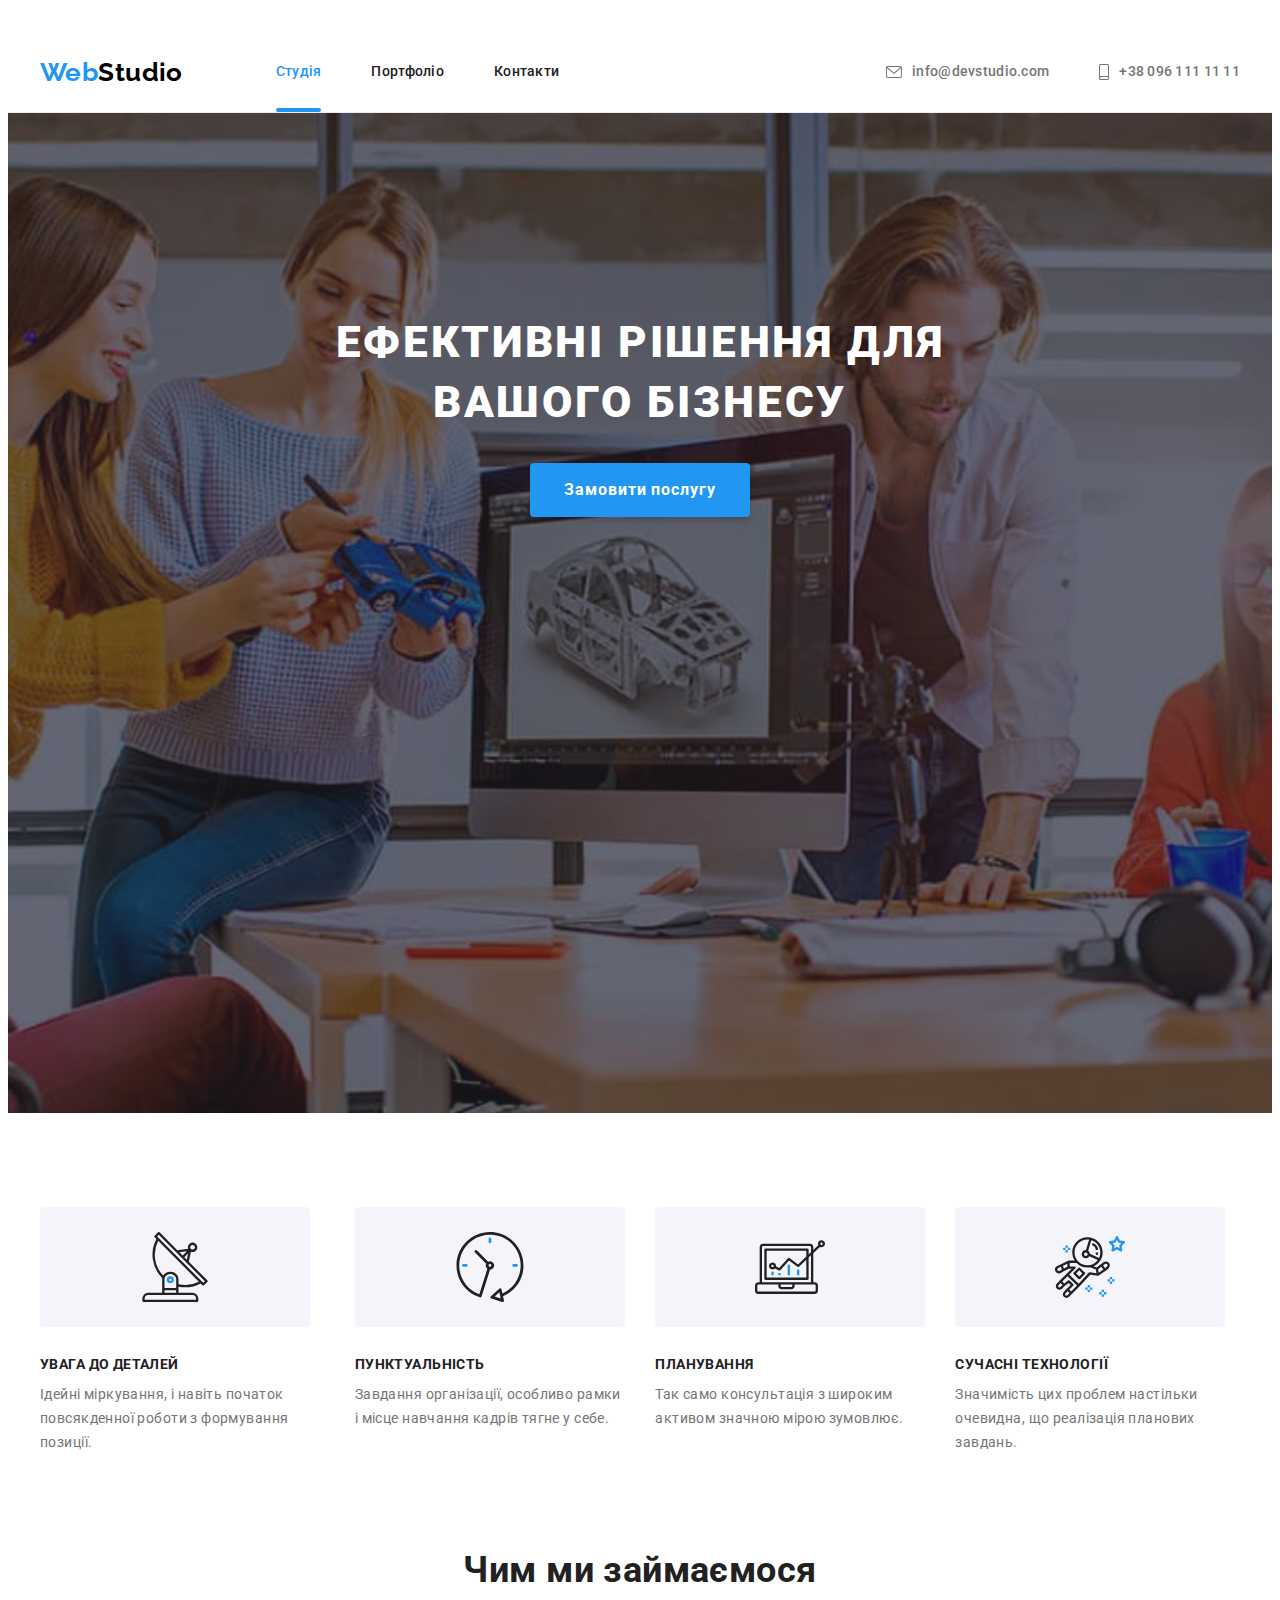
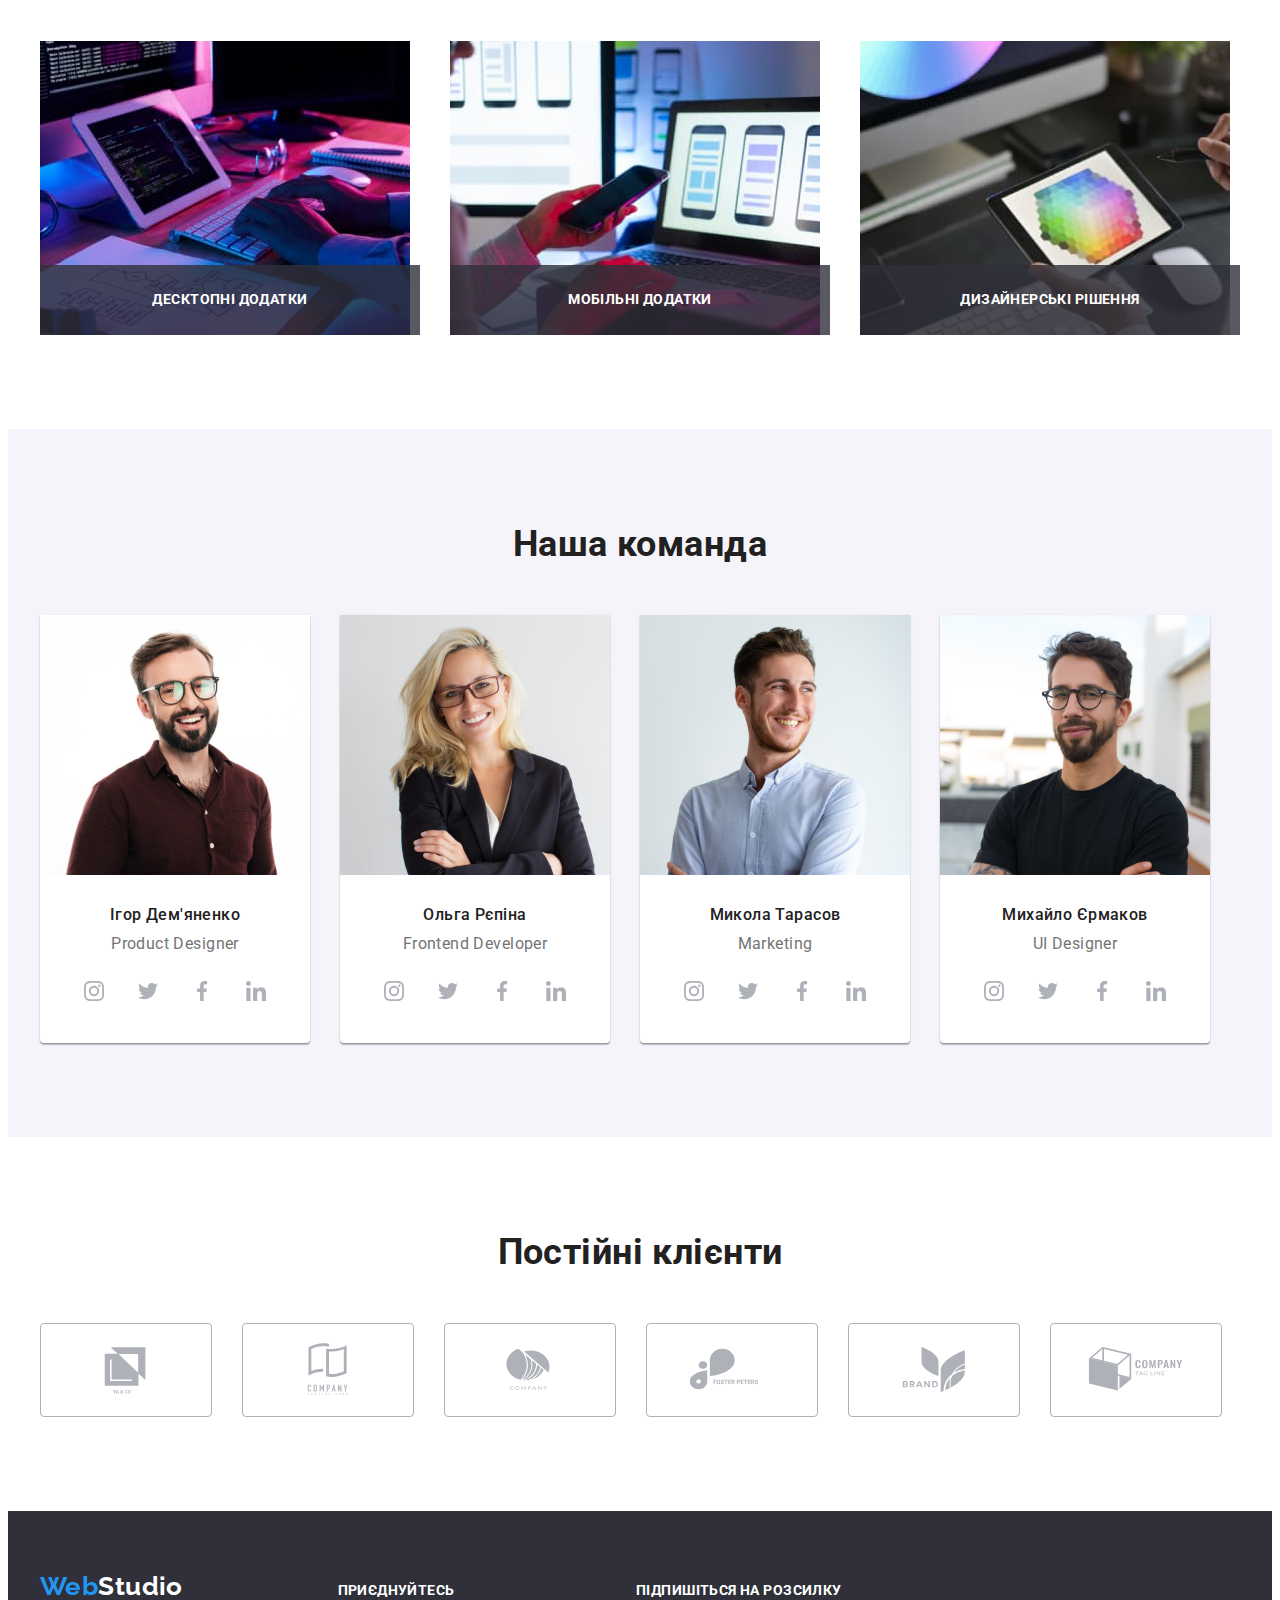
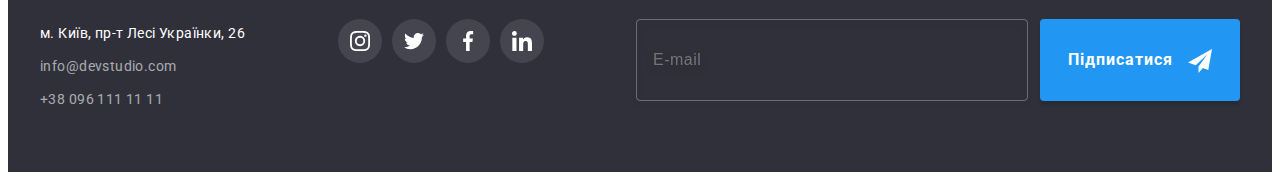
<file: index.html>
<!DOCTYPE html>
<html lang="uk">
  <head>
    <meta charset="UTF-8" />
    <meta http-equiv="X-UA-Compatible" content="IE=edge" />
    <meta name="viewport" content="width=device-width, initial-scale=1.0" />
    <title>Web Studio</title>
    <link rel="preconnect" href="https://fonts.googleapis.com" />
    <link rel="preconnect" href="https://fonts.gstatic.com" crossorigin />
    <link
      href="https://fonts.googleapis.com/css2?family=Raleway:wght@700&family=Roboto:wght@400;500;700;900&display=swap"
      rel="stylesheet"
    />
    <link
      rel="stylesheet"
      href="https://cdnjs.cloudflare.com/ajax/libs/modern-normalize/1.1.0/modern-normalize.min.css"
      integrity="sha512-wpPYUAdjBVSE4KJnH1VR1HeZfpl1ub8YT/NKx4PuQ5NmX2tKuGu6U/JRp5y+Y8XG2tV+wKQpNHVUX03MfMFn9Q=="
      crossorigin="anonymous"
      referrerpolicy="no-referrer"
    />
    <link rel="stylesheet" href="./css/styles.css" />
  </head>
  <body>
    <header class="page-header">
      <div class="container header-container">
        <nav class="nav-header">
          <a class="logo logo-first" lang="en" href="./index.html"
            >Web<span class="logo-header">Studio</span></a
          >
          <ul class="list nav-list">
            <li>
              <a class="nav-link link-current" href="./index.html">Студія</a>
            </li>
            <li>
              <a class="nav-link" href="./portfolio.html">Портфоліо</a>
            </li>
            <li>
              <a class="nav-link" href="#">Контакти</a>
            </li>
          </ul>
        </nav>
        <div class="contact-box">
          <ul class="list contact-list">
            <li>
              <a class="contact-link" href="mailto:info@devstudio.com">
                <svg class="mail-icon" width="16" height="12">
                  <use href="./images/icons.svg#envelope"></use></svg
                >info@devstudio.com
              </a>
            </li>
            <li>
              <a class="contact-link" href="tel:+380961111111">
                <svg class="phone-icon" width="10" height="16">
                  <use href="./images/icons.svg#smartphone"></use></svg
                >+38 096 111 11 11</a
              >
            </li>
          </ul>
        </div>
      </div>
    </header>
    <main>
      <section class="main-section section">
        <div class="container">
          <h1 class="main-title">Ефективні рішення для вашого бізнесу</h1>
          <button class="button" type="button" data-modal-open>Замовити послугу</button>
        </div>
      </section>
      <section class="section">
        <div class="container">
          <h2 class="visually-hidden">Наші переваги</h2>
          <ul class="list benefits-list">
            <li class="benefits-item">
              <div class="benefits-box">
                <svg class="benefits-icons" width="70" height="70">
                  <use href="./images/icons.svg#antenna"></use>
                </svg>
              </div>
              <h3 class="content-titles">Увага до деталей</h3>
              <p class="text">
                Ідейні міркування, і навіть початок повсякденної роботи з формування позиції.
              </p>
            </li>
            <li class="benefits-item">
              <div class="benefits-box">
                <svg class="benefits-icons" width="70" height="70">
                  <use href="./images/icons.svg#clock"></use>
                </svg>
              </div>
              <h3 class="content-titles">Пунктуальність</h3>
              <p class="text">
                Завдання організації, особливо рамки і місце навчання кадрів тягне у себе.
              </p>
            </li>
            <li class="benefits-item">
              <div class="benefits-box">
                <svg class="benefits-icons" width="70" height="70">
                  <use href="./images/icons.svg#diagram"></use>
                </svg>
              </div>
              <h3 class="content-titles">Планування</h3>
              <p class="text">Так само консультація з широким активом значною мірою зумовлює.</p>
            </li>
            <li class="benefits-item">
              <div class="benefits-box">
                <svg class="benefits-icons" width="70" height="70">
                  <use href="./images/icons.svg#astronaut"></use>
                </svg>
              </div>
              <h3 class="content-titles">Сучасні технології</h3>
              <p class="text">
                Значимість цих проблем настільки очевидна, що реалізація планових завдань.
              </p>
            </li>
          </ul>
        </div>
      </section>
      <section class="section work-section">
        <div class="container">
          <h2 class="section-title">Чим ми займаємося</h2>
          <ul class="list work-list">
            <li class="work-item">
              <img
                class="work-image"
                src="./images/box1.jpg"
                alt="Людина працює за комп'ютером"
                width="370"
              />
              <p class="work-thumb">Десктопні додатки</p>
            </li>
            <li class="work-item">
              <img
                class="work-image"
                src="./images/box2.jpg"
                alt="Людина переглядає інформацію на ноутбуці з телефоном"
                width="370"
              />
              <p class="work-thumb">Мобільні додатки</p>
            </li>
            <li class="work-item">
              <img
                class="work-image"
                src="./images/box3.jpg"
                alt="Людина працює на планшеті"
                width="370"
              />
              <p class="work-thumb">Дизайнерські рішення</p>
            </li>
          </ul>
        </div>
      </section>
      <section class="section-team section">
        <div class="container">
          <h2 class="section-title">Наша команда</h2>
          <ul class="list team-list">
            <li class="team-item">
              <img
                class="team-img"
                src="./images/img1.jpg"
                alt="Усміхнений хлопець в окулярах"
                width="270"
              />
              <div class="staff-box">
                <h3 class="staff-title">Ігор Дем'яненко</h3>
                <p class="staff-position" lang="en">Product Designer</p>
                <ul class="team-social-list list">
                  <li class="team-social-item">
                    <a
                      target="_blank"
                      rel="noopener noreferrer nofollow"
                      href=""
                      class="team-social-link link"
                    >
                      <svg width="20" height="20">
                        <use href="./images/icons.svg#instagram"></use>
                      </svg>
                    </a>
                  </li>
                  <li class="team-social-item">
                    <a
                      target="_blank"
                      rel="noopener noreferrer nofollow"
                      href=""
                      class="team-social-link link"
                    >
                      <svg width="20" height="20">
                        <use href="./images/icons.svg#twitter"></use>
                      </svg>
                    </a>
                  </li>
                  <li class="team-social-item">
                    <a
                      target="_blank"
                      rel="noopener noreferrer nofollow"
                      href=""
                      class="team-social-link link"
                    >
                      <svg width="20" height="20">
                        <use href="./images/icons.svg#facebook"></use>
                      </svg>
                    </a>
                  </li>
                  <li class="team-social-item">
                    <a
                      target="_blank"
                      rel="noopener noreferrer nofollow"
                      href=""
                      class="team-social-link link"
                    >
                      <svg width="20" height="20">
                        <use href="./images/icons.svg#linkedin"></use>
                      </svg>
                    </a>
                  </li>
                </ul>
              </div>
            </li>
            <li class="team-item">
              <img
                class="team-img"
                src="./images/img2.jpg"
                alt="Усміхнена дівчина в окулярах"
                width="270"
              />
              <div class="staff-box">
                <h3 class="staff-title">Ольга Рєпіна</h3>
                <p class="staff-position" lang="en">Frontend Developer</p>
                <ul class="team-social-list list">
                  <li class="team-social-item">
                    <a
                      target="_blank"
                      rel="noopener noreferrer nofollow"
                      href=""
                      class="team-social-link link"
                    >
                      <svg width="20" height="20">
                        <use href="./images/icons.svg#instagram"></use>
                      </svg>
                    </a>
                  </li>
                  <li class="team-social-item">
                    <a
                      target="_blank"
                      rel="noopener noreferrer nofollow"
                      href=""
                      class="team-social-link link"
                    >
                      <svg width="20" height="20">
                        <use href="./images/icons.svg#twitter"></use>
                      </svg>
                    </a>
                  </li>
                  <li class="team-social-item">
                    <a
                      target="_blank"
                      rel="noopener noreferrer nofollow"
                      href=""
                      class="team-social-link link"
                    >
                      <svg width="20" height="20">
                        <use href="./images/icons.svg#facebook"></use>
                      </svg>
                    </a>
                  </li>
                  <li class="team-social-item">
                    <a
                      target="_blank"
                      rel="noopener noreferrer nofollow"
                      href=""
                      class="team-social-link link"
                    >
                      <svg width="20" height="20">
                        <use href="./images/icons.svg#linkedin"></use>
                      </svg>
                    </a>
                  </li>
                </ul>
              </div>
            </li>
            <li class="team-item">
              <img
                class="team-img"
                src="./images/img3.jpg"
                alt="Усміхнений хлопець дивиться в сторону"
                width="270"
              />
              <div class="staff-box">
                <h3 class="staff-title">Микола Тарасов</h3>
                <p class="staff-position" lang="en">Marketing</p>
                <ul class="team-social-list list">
                  <li class="team-social-item">
                    <a
                      target="_blank"
                      rel="noopener noreferrer nofollow"
                      href=""
                      class="team-social-link link"
                    >
                      <svg width="20" height="20">
                        <use href="./images/icons.svg#instagram"></use>
                      </svg>
                    </a>
                  </li>
                  <li class="team-social-item">
                    <a
                      target="_blank"
                      rel="noopener noreferrer nofollow"
                      href=""
                      class="team-social-link link"
                    >
                      <svg width="20" height="20">
                        <use href="./images/icons.svg#twitter"></use>
                      </svg>
                    </a>
                  </li>
                  <li class="team-social-item">
                    <a
                      target="_blank"
                      rel="noopener noreferrer nofollow"
                      href=""
                      class="team-social-link link"
                    >
                      <svg width="20" height="20">
                        <use href="./images/icons.svg#facebook"></use>
                      </svg>
                    </a>
                  </li>
                  <li class="team-social-item">
                    <a
                      target="_blank"
                      rel="noopener noreferrer nofollow"
                      href=""
                      class="team-social-link link"
                    >
                      <svg width="20" height="20">
                        <use href="./images/icons.svg#linkedin"></use>
                      </svg>
                    </a>
                  </li>
                </ul>
              </div>
            </li>
            <li class="team-item">
              <img
                class="team-img"
                src="./images/img4.jpg"
                alt="Хлопець в окулярах посміхається"
                width="270"
              />
              <div class="staff-box">
                <h3 class="staff-title">Михайло Єрмаков</h3>
                <p class="staff-position" lang="en">UI Designer</p>
                <ul class="team-social-list list">
                  <li class="team-social-item">
                    <a
                      target="_blank"
                      rel="noopener noreferrer nofollow"
                      href=""
                      class="team-social-link link"
                    >
                      <svg width="20" height="20">
                        <use href="./images/icons.svg#instagram"></use>
                      </svg>
                    </a>
                  </li>
                  <li class="team-social-item">
                    <a
                      target="_blank"
                      rel="noopener noreferrer nofollow"
                      href=""
                      class="team-social-link link"
                    >
                      <svg width="20" height="20">
                        <use href="./images/icons.svg#twitter"></use>
                      </svg>
                    </a>
                  </li>
                  <li class="team-social-item">
                    <a
                      target="_blank"
                      rel="noopener noreferrer nofollow"
                      href=""
                      class="team-social-link link"
                    >
                      <svg width="20" height="20">
                        <use href="./images/icons.svg#facebook"></use>
                      </svg>
                    </a>
                  </li>
                  <li class="team-social-item">
                    <a
                      target="_blank"
                      rel="noopener noreferrer nofollow"
                      href=""
                      class="team-social-link link"
                    >
                      <svg width="20" height="20">
                        <use href="./images/icons.svg#linkedin"></use>
                      </svg>
                    </a>
                  </li>
                </ul>
              </div>
            </li>
          </ul>
        </div>
      </section>
      <section class="clients-section section">
        <div class="container">
          <h2 class="section-title">Постійні клієнти</h2>
          <ul class="clients-list list">
            <li class="clients-item">
              <a
                class="clients-link link"
                target="_blank"
                rel="noopener noreferrer nofollow"
                href=""
              >
                <svg width="106" height="60">
                  <use href="./images/icons.svg#client1"></use>
                </svg>
              </a>
            </li>
            <li class="clients-item">
              <a
                class="clients-link link"
                target="_blank"
                rel="noopener noreferrer nofollow"
                href=""
              >
                <svg width="106" height="60">
                  <use href="./images/icons.svg#client2"></use>
                </svg>
              </a>
            </li>
            <li class="clients-item">
              <a
                class="clients-link link"
                target="_blank"
                rel="noopener noreferrer nofollow"
                href=""
              >
                <svg width="106" height="60">
                  <use href="./images/icons.svg#client3"></use>
                </svg>
              </a>
            </li>
            <li class="clients-item">
              <a
                class="clients-link link"
                target="_blank"
                rel="noopener noreferrer nofollow"
                href=""
              >
                <svg width="106" height="60">
                  <use href="./images/icons.svg#client4"></use>
                </svg>
              </a>
            </li>
            <li class="clients-item">
              <a
                class="clients-link link"
                target="_blank"
                rel="noopener noreferrer nofollow"
                href=""
              >
                <svg width="106" height="60">
                  <use href="./images/icons.svg#client5"></use>
                </svg>
              </a>
            </li>
            <li class="clients-item">
              <a
                class="clients-link link"
                target="_blank"
                rel="noopener noreferrer nofollow"
                href=""
              >
                <svg class="icon" width="106" height="60">
                  <use href="./images/icons.svg#client6"></use>
                </svg>
              </a>
            </li>
          </ul>
        </div>
      </section>
    </main>
    <footer class="footer">
      <div class="container footer-container">
        <div class="footer-box">
          <a class="logo logo-second" lang="en" href="./index.html"
            >Web<span class="logo-footer">Studio</span></a
          >
          <address>
            <ul class="list">
              <li class="address-item">
                <a
                  class="footer-address link"
                  href="https://goo.gl/maps/CPtrU1FHBa2aNyZL9"
                  target="_blank"
                  rel="noopener noreferrer nofollow"
                  >м. Київ, пр-т Лесі Українки, 26</a
                >
              </li>
              <li class="address-item">
                <a class="footer-link link" href="mailto:info@devstudio.com">info@devstudio.com</a>
              </li>
              <li class="address-item">
                <a class="footer-link link" href="tel:+380961111111">+38 096 111 11 11</a>
              </li>
            </ul>
          </address>
        </div>
        <div class="join">
          <p class="subscribe-title">Приєднуйтесь</p>
          <ul class="join-list list">
            <li class="join-item">
              <a class="join-link link" href=""
                ><svg width="20" height="20">
                  <use href="./images/icons.svg#instagram"></use>
                </svg>
              </a>
            </li>
            <li class="join-item">
              <a class="join-link link" href=""
                ><svg width="20" height="20">
                  <use href="./images/icons.svg#twitter"></use>
                </svg>
              </a>
            </li>
            <li class="join-item">
              <a class="join-link link" href=""
                ><svg width="20" height="20">
                  <use href="./images/icons.svg#facebook"></use>
                </svg>
              </a>
            </li>
            <li class="join-item">
              <a class="join-link link" href=""
                ><svg width="20" height="20">
                  <use href="./images/icons.svg#linkedin"></use>
                </svg>
              </a>
            </li>
          </ul>
        </div>
        <div class="subscribe">
          <p class="subscribe-title">Підпишіться на розсилку</p>
          <form class="subscribe-form">
            <input class="subscribe-input" type="email" name="e-mail" placeholder="E-mail" />
            <button type="submit" class="subscribe-button">
              Підписатися
              <svg width="24" height="24" class="subscribe-icon">
                <use href="./images/icons.svg#icon-send"></use>
              </svg>
            </button>
          </form>
        </div>
      </div>
    </footer>
    <!-- Модальне вікно -->
    <div class="backdrop is-hidden" data-modal>
      <div class="modal">
        <button type="button" class="modal-close" data-modal-close>
          <svg class="modal-close-icon" width="18" height="18">
            <use href="./images/icons.svg#close-black"></use>
          </svg>
        </button>
        <p class="modal-title">Залиште свої дані, ми вам передзвонимо</p>
        <form>
          <div class="input-field">
            <label for="user-name" class="modal-label">Ім'я</label>
            <div class="input-wrap">
              <input type="text" name="user-name" required class="modal-input" id="user-name" />
              <svg width="18" height="18" class="modal-icon">
                <use href="./images/icons.svg#person-black"></use>
              </svg>
            </div>
          </div>
          <div class="input-field">
            <label for="user-phone" class="modal-label">Телефон</label>
            <div class="input-wrap">
              <input type="tel" name="user-phone" required id="user-phone" class="modal-input" />
              <svg width="18" height="18" class="modal-icon">
                <use href="./images/icons.svg#phone-black"></use>
              </svg>
            </div>
          </div>
          <div class="input-field">
            <label for="user-email" class="modal-label">Пошта</label>
            <div class="input-wrap">
              <input type="email" name="user-email" required id="user-email" class="modal-input" />
              <svg width="18" height="18" class="modal-icon">
                <use href="./images/icons.svg#email-black"></use>
              </svg>
            </div>
          </div>
          <div class="comment-field">
            <label for="user-comment" class="modal-label">Коментар</label>
            <textarea
              class="modal-text"
              name="user-comment"
              id="user-comment"
              placeholder="Введіть текст"
            ></textarea>
          </div>
          <div class="policy-field">
            <input
              type="checkbox"
              name="checkbox"
              id="policy"
              class="policy-input visually-hidden"
            />
            <label for="policy" class="policy-label">
              <svg width="16" height="15" class="policy-icon">
                <use href="./images/icons.svg#icon-check"></use>
              </svg>
              Погоджуюся з розсилкою та приймаю
              <a class="policy-link" href="">Умови договору</a></label
            >
          </div>
          <button type="submit" class="button modal-button">Відправити</button>
        </form>
      </div>
    </div>
    <script src="./js/modal.js"></script>
  </body>
</html>
</file>
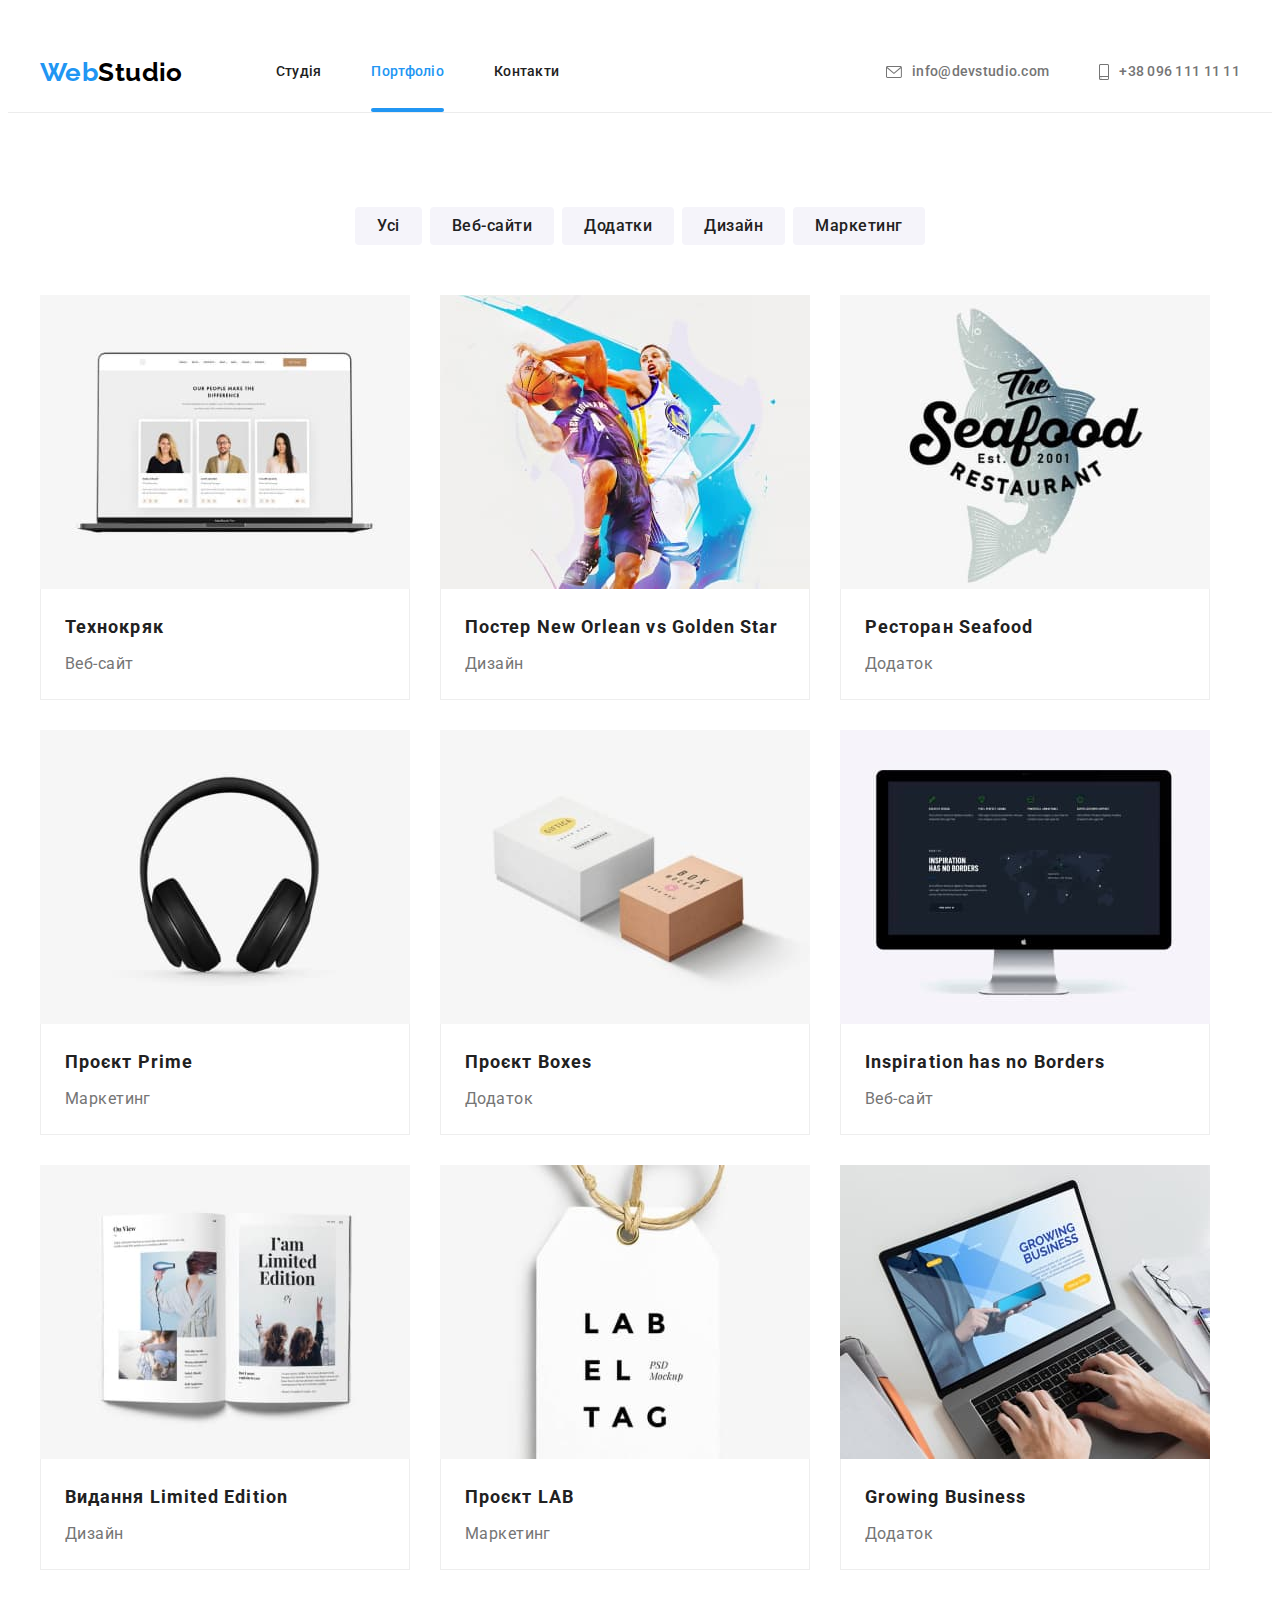
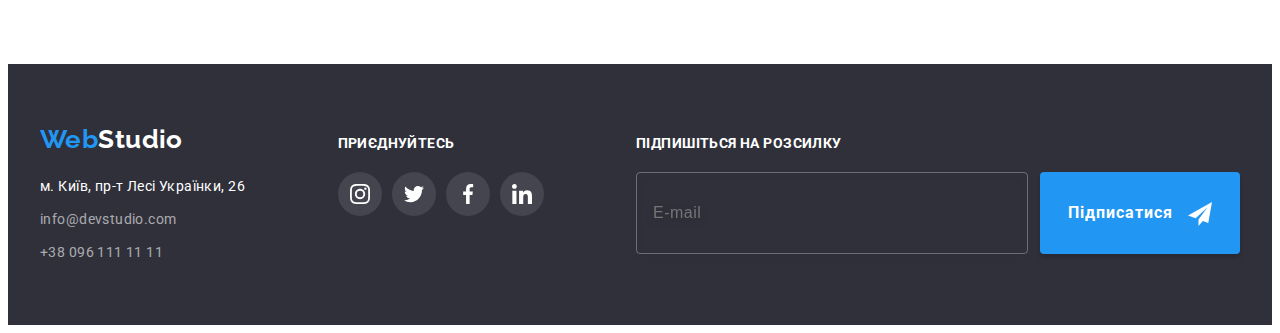
<file: portfolio.html>
<!DOCTYPE html>
<html lang="uk">
  <head>
    <meta charset="UTF-8" />
    <meta http-equiv="X-UA-Compatible" content="IE=edge" />
    <meta name="viewport" content="width=device-width, initial-scale=1.0" />
    <title>Portfolio</title>
    <link rel="preconnect" href="https://fonts.googleapis.com" />
    <link rel="preconnect" href="https://fonts.gstatic.com" crossorigin />
    <link
      href="https://fonts.googleapis.com/css2?family=Raleway:wght@700&family=Roboto:wght@400;500;700;900&display=swap"
      rel="stylesheet"
    />
    <link
      rel="stylesheet"
      href="https://cdnjs.cloudflare.com/ajax/libs/modern-normalize/1.1.0/modern-normalize.min.css"
      integrity="sha512-wpPYUAdjBVSE4KJnH1VR1HeZfpl1ub8YT/NKx4PuQ5NmX2tKuGu6U/JRp5y+Y8XG2tV+wKQpNHVUX03MfMFn9Q=="
      crossorigin="anonymous"
      referrerpolicy="no-referrer"
    />
    <link rel="stylesheet" href="./css/styles.css" />
  </head>
  <body>
    <header class="page-header">
      <div class="container header-container">
        <nav class="nav-header">
          <a class="logo logo-first" lang="en" href="./index.html"
            >Web<span class="logo-header">Studio</span></a
          >
          <ul class="list nav-list">
            <li>
              <a class="nav-link" href="./index.html">Студія</a>
            </li>
            <li>
              <a class="nav-link link-current" href="./portfolio.html">Портфоліо</a>
            </li>
            <li>
              <a class="nav-link" href="#">Контакти</a>
            </li>
          </ul>
        </nav>
        <div class="contact-box">
          <ul class="list contact-list">
            <li>
              <a class="contact-link" href="mailto:info@devstudio.com">
                <svg class="mail-icon" width="16" height="12">
                  <use href="./images/icons.svg#envelope"></use></svg
                >info@devstudio.com
              </a>
            </li>
            <li>
              <a class="contact-link" href="tel:+380961111111">
                <svg class="phone-icon" width="10" height="16">
                  <use href="./images/icons.svg#smartphone"></use></svg
                >+38 096 111 11 11</a
              >
            </li>
          </ul>
        </div>
      </div>
    </header>
    <main>
      <section class="section section-portfolio">
        <div class="container">
          <h1 class="visually-hidden">Наші роботи</h1>
          <ul class="list button-list">
            <li class="button-item">
              <button class="button-portfolio" type="button">Усі</button>
            </li>
            <li class="button-item">
              <button class="button-portfolio" type="button">Веб-сайти</button>
            </li>
            <li class="button-item">
              <button class="button-portfolio" type="button">Додатки</button>
            </li>
            <li class="button-item">
              <button class="button-portfolio" type="button">Дизайн</button>
            </li>
            <li class="button-item">
              <button class="button-portfolio" type="button">Маркетинг</button>
            </li>
          </ul>
          <ul class="list cards-list">
            <li class="card-item">
              <a href="" class="cards-link link">
                <div class="cards-wrap">
                  <img src="./images/work1.jpg" alt="Екран з картками співробітників" width="370" />
                  <p class="cards-text">
                    Ресурс пропонує комплексні пропозиції з різним рівнем функціоналу та сервісів.
                    Все це дозволить відвідувачу отримати вичерпні відомості про компанію чи
                    приватну особу.
                  </p>
                </div>
                <div class="works-box">
                  <h2 class="works-title">Технокряк</h2>
                  <p class="works-sub-title">Веб-сайт</p>
                </div>
              </a>
            </li>
            <li class="card-item">
              <a href="" class="cards-link link">
                <div class="cards-wrap">
                  <img src="./images/work2.jpg" alt="Два баскетболисти з м'ячем" width="370" />
                  <p class="cards-text">
                    Ресурс пропонує комплексні пропозиції з різним рівнем функціоналу та сервісів.
                    Все це дозволить відвідувачу отримати вичерпні відомості про компанію чи
                    приватну особу.
                  </p>
                </div>
                <div class="works-box">
                  <h2 class="works-title">
                    Постер <span lang="en">New Orlean vs Golden Star</span>
                  </h2>
                  <p class="works-sub-title">Дизайн</p>
                </div>
              </a>
            </li>
            <li class="card-item">
              <a href="" class="cards-link link">
                <div class="cards-wrap">
                  <img
                    src="./images/work3.jpg"
                    alt="Логотип ресторану морської кухні"
                    width="370"
                  />
                  <p class="cards-text">
                    Ресурс пропонує комплексні пропозиції з різним рівнем функціоналу та сервісів.
                    Все це дозволить відвідувачу отримати вичерпні відомості про компанію чи
                    приватну особу.
                  </p>
                </div>
                <div class="works-box">
                  <h2 class="works-title">Ресторан <span lang="en">Seafood</span></h2>
                  <p class="works-sub-title">Додаток</p>
                </div>
              </a>
            </li>
            <li class="card-item">
              <a href="" class="cards-link link">
                <div class="cards-wrap">
                  <img src="./images/work4.jpg" alt="Навушники" width="370" />
                  <p class="cards-text">
                    Ресурс пропонує комплексні пропозиції з різним рівнем функціоналу та сервісів.
                    Все це дозволить відвідувачу отримати вичерпні відомості про компанію чи
                    приватну особу.
                  </p>
                </div>
                <div class="works-box">
                  <h2 class="works-title">Проєкт <span lang="en">Prime</span></h2>
                  <p class="works-sub-title">Маркетинг</p>
                </div>
              </a>
            </li>
            <li class="card-item">
              <a href="" class="cards-link link">
                <div class="cards-wrap">
                  <img src="./images/work5.jpg" alt="Дві коробки" width="370" />
                  <p class="cards-text">
                    Ресурс пропонує комплексні пропозиції з різним рівнем функціоналу та сервісів.
                    Все це дозволить відвідувачу отримати вичерпні відомості про компанію чи
                    приватну особу.
                  </p>
                </div>
                <div class="works-box">
                  <h2 class="works-title">Проєкт <span lang="en">Boxes</span></h2>
                  <p class="works-sub-title">Додаток</p>
                </div>
              </a>
            </li>
            <li class="card-item">
              <a href="" class="cards-link link">
                <div class="cards-wrap">
                  <img src="./images/work6.jpg" alt="Комп'ютер" width="370" />
                  <p class="cards-text">
                    Ресурс пропонує комплексні пропозиції з різним рівнем функціоналу та сервісів.
                    Все це дозволить відвідувачу отримати вичерпні відомості про компанію чи
                    приватну особу.
                  </p>
                </div>
                <div class="works-box">
                  <h2 lang="en" class="works-title">Inspiration has no Borders</h2>
                  <p class="works-sub-title">Веб-сайт</p>
                </div>
              </a>
            </li>
            <li class="card-item">
              <a href="" class="cards-link link">
                <div class="cards-wrap">
                  <img src="./images/work7.jpg" alt="Відкрита книга" width="370" />
                  <p class="cards-text">
                    Ресурс пропонує комплексні пропозиції з різним рівнем функціоналу та сервісів.
                    Все це дозволить відвідувачу отримати вичерпні відомості про компанію чи
                    приватну особу.
                  </p>
                </div>
                <div class="works-box">
                  <h2 class="works-title">Видання <span lang="en">Limited Edition</span></h2>
                  <p class="works-sub-title">Дизайн</p>
                </div>
              </a>
            </li>
            <li class="card-item">
              <a href="" class="cards-link link">
                <div class="cards-wrap">
                  <img src="./images/work8.jpg" alt="Етикетка" width="370" />
                  <p class="cards-text">
                    Ресурс пропонує комплексні пропозиції з різним рівнем функціоналу та сервісів.
                    Все це дозволить відвідувачу отримати вичерпні відомості про компанію чи
                    приватну особу.
                  </p>
                </div>
                <div class="works-box">
                  <h2 class="works-title">Проєкт <span lang="en">LAB</span></h2>
                  <p class="works-sub-title">Маркетинг</p>
                </div>
              </a>
            </li>
            <li class="card-item">
              <a href="" class="cards-link link">
                <div class="cards-wrap">
                  <img src="./images/work9.jpg" alt="Робота на ноутбуці" width="370" />
                  <p class="cards-text">
                    Ресурс пропонує комплексні пропозиції з різним рівнем функціоналу та сервісів.
                    Все це дозволить відвідувачу отримати вичерпні відомості про компанію чи
                    приватну особу.
                  </p>
                </div>
                <div class="works-box">
                  <h2 class="works-title" lang="en">Growing Business</h2>
                  <p class="works-sub-title">Додаток</p>
                </div>
              </a>
            </li>
          </ul>
        </div>
      </section>
    </main>
    <footer class="footer">
      <div class="container footer-container">
        <div class="footer-box">
          <a class="logo logo-second" lang="en" href="./index.html"
            >Web<span class="logo-footer">Studio</span></a
          >
          <address>
            <ul class="list">
              <li class="address-item">
                <a
                  class="footer-address link"
                  href="https://goo.gl/maps/CPtrU1FHBa2aNyZL9"
                  target="_blank"
                  rel="noopener noreferrer nofollow"
                  >м. Київ, пр-т Лесі Українки, 26</a
                >
              </li>
              <li class="address-item">
                <a class="footer-link link" href="mailto:info@devstudio.com">info@devstudio.com</a>
              </li>
              <li class="address-item">
                <a class="footer-link link" href="tel:+380961111111">+38 096 111 11 11</a>
              </li>
            </ul>
          </address>
        </div>
        <div class="join">
          <p class="subscribe-title">Приєднуйтесь</p>
          <ul class="join-list list">
            <li class="join-item">
              <a class="join-link link" href=""
                ><svg width="20" height="20">
                  <use href="./images/icons.svg#instagram"></use>
                </svg>
              </a>
            </li>
            <li class="join-item">
              <a class="join-link link" href=""
                ><svg width="20" height="20">
                  <use href="./images/icons.svg#twitter"></use>
                </svg>
              </a>
            </li>
            <li class="join-item">
              <a class="join-link link" href=""
                ><svg width="20" height="20">
                  <use href="./images/icons.svg#facebook"></use>
                </svg>
              </a>
            </li>
            <li class="join-item">
              <a class="join-link link" href=""
                ><svg width="20" height="20">
                  <use href="./images/icons.svg#linkedin"></use>
                </svg>
              </a>
            </li>
          </ul>
        </div>
        <div class="subscribe">
          <p class="subscribe-title">Підпишіться на розсилку</p>
          <form class="subscribe-form">
            <input class="subscribe-input" type="email" name="e-mail" placeholder="E-mail" />
            <button type="submit" class="subscribe-button">
              Підписатися
              <svg width="24" height="24" class="subscribe-icon">
                <use href="./images/icons.svg#icon-send"></use>
              </svg>
            </button>
          </form>
        </div>
      </div>
    </footer>
  </body>
</html>
</file>
<file: css/styles.css>
:root {
  --primary-text-color: #757575;
  --primary-dark-color: #212121;
  --secondary-dark-color: #000000;
  --accent-color: #2196f3;
  --primary-light-color: #ffffff;
  --background-dark-color: #2f303a;
  --background-light-color: #f5f5f5;
  --background-secondary-light: #f5f4fa;
  --accent-secondary-color: #188ce8;
  --secondary-light-color: rgba(255, 255, 255, 0.6);
  --border-color: #ececec;
  --border-card-color: #eeeeee;
  --timing-function: cubic-bezier(0.4, 0, 0.2, 1);
}

body {
  background-color: var(--primary-light-color);
  color: var(--primary-text-color);
  font-family: 'Roboto', sans-serif;
  letter-spacing: 0.03em;
  font-size: 14px;
}

p,
h1,
h2,
h3,
h4,
h5,
h6 {
  margin: 0;
}
ul,
ol {
  margin: 0;
  padding-left: 0;
}
button {
  cursor: pointer;
}
address {
  font-style: normal;
}
img {
  display: block;
}

/*--------------------------HEADER---------------------------*/
.container {
  width: 1200px;
  padding-left: 15px;
  padding-right: 15px;
  margin: 0 auto;
  /*outline: 2px solid red;*/
}

.page-header {
  padding-top: 24px;
  border-bottom: 1px solid var(--border-color);
}

.section {
  padding-top: 94px;
  padding-bottom: 94px;
  margin: 0 auto;
}

.nav-header,
.nav-list,
.header-container,
.contact-list {
  display: flex;
  align-items: center;
}

.header-container {
  justify-content: space-between;
}

.nav-list,
.contact-list {
  gap: 50px;
}

.logo {
  font-family: 'Raleway';
  font-weight: 700;
  font-size: 26px;
  line-height: 1.19;
  color: var(--accent-color);
  text-decoration: none;
}

.logo-first {
  margin-right: 93px;
}
.logo-header {
  color: var(--secondary-dark-color);
}

.logo-footer {
  color: var(--primary-light-color);
}

.logo-second {
  display: inline-block;
  margin-bottom: 20px;
}

.list {
  list-style: none;
}

.mail-icon {
  margin-right: 10px;
  fill: currentColor;
}

.phone-icon {
  margin-right: 10px;
  fill: currentColor;
  padding: 0;
}

.nav-link,
.contact-link {
  display: flex;
  align-items: center;
  font-weight: 500;
  line-height: 1.14;
  letter-spacing: 0.02em;
  text-decoration: none;
}

.nav-link {
  color: var(--primary-dark-color);
  padding: 32px 0;
  transition: color 250ms var(--timing-function);
}

.contact-link {
  color: var(--primary-text-color);
  transition: color 250ms var(--timing-function);
}

.nav-link:hover,
.nav-link:focus {
  color: var(--accent-color);
}

.contact-link:hover,
.contact-link:focus {
  color: var(--accent-color);
}

.link-current {
  color: var(--accent-color);
  position: relative;
}

.link-current::after {
  content: '';
  position: absolute;
  bottom: 0%;
  display: block;
  width: 100%;
  height: 4px;
  background-color: var(--accent-color);
  border-radius: 2px;
}

.link {
  text-decoration: none;
}

/*--------------------HERO---------------------------*/
.main-section {
  max-width: 1600px;
  height: 600px;
  margin: 0 auto;
  background-color: var(--background-dark-color);
  background-image: linear-gradient(to right, rgba(47, 48, 58, 0.4), rgba(47, 48, 58, 0.4)),
    url(../images/hero.jpg);
  background-repeat: no-repeat;
  background-position: center;
  background-size: cover;
  text-align: center;
  padding-top: 200px;
  padding-bottom: 200px;
}

.main-title {
  max-width: 696px;
  height: 120px;
  margin: 0 auto;
  font-weight: 900;
  font-size: 44px;
  line-height: 1.36;
  letter-spacing: 0.06em;
  text-transform: uppercase;
  color: var(--primary-light-color);
}

.button {
  display: inline-block;
  box-sizing: border-box;
  padding: 10px 32px;
  margin-top: 30px;
  font-family: inherit;
  font-weight: 700;
  font-size: 16px;
  line-height: 1.88;
  letter-spacing: 0.06em;
  color: var(--primary-light-color);
  background-color: var(--accent-color);
  box-shadow: 0px 4px 4px rgba(0, 0, 0, 0.15);
  border-radius: 4px;
  border-color: transparent;
  transition: background-color 250ms var(--timing-function);
}

.button:hover,
.button:focus {
  background-color: var(--accent-secondary-color);
}

/*----------------НАШІ ПЕРЕВАГИ-------------------------*/

.visually-hidden {
  position: absolute;
  width: 1px;
  height: 1px;
  margin: -1px;
  border: 0;
  padding: 0;
  white-space: nowrap;
  clip-path: inset(100%);
  clip: rect(0 0 0 0);
  overflow: hidden;
}

.benefits-list {
  display: flex;
  gap: 30px;
}

.benefits-box {
  display: flex;
  width: 270px;
  height: 120px;
  justify-content: center;
  align-items: center;
  margin-bottom: 30px;
  background-color: var(--background-secondary-light);
  border-radius: 4px;
}

.section-title {
  margin-bottom: 50px;
  font-size: 36px;
  line-height: 1.17;
  text-align: center;
  color: var(--primary-dark-color);
}

.content-titles {
  margin-bottom: 10px;
  font-size: 14px;
  line-height: 1.14;
  text-transform: uppercase;
  color: var(--primary-dark-color);
}

.text {
  line-height: 1.71;
  color: var(--primary-text-color);
}

/*---------------------ЧИМ МИ ЗАЙМАЄМОСЯ-------------------------*/

.work-section {
  padding-top: 0px;
}

.work-list {
  display: flex;
  gap: 30px;
  margin-top: 50px;
}

.work-item {
  flex-basis: calc((100% - 60px) / 3);
  position: relative;
}

.work-thumb {
  font-family: 'Roboto';
  font-weight: 700;
  line-height: 1.14;
  text-transform: uppercase;
  text-align: center;
  color: var(--primary-light-color);
  padding-top: 27px;
  padding-bottom: 27px;
  width: 100%;

  background-color: rgba(47, 48, 58, 0.8);
  position: absolute;
  bottom: 0;
}

/*------------------------------------НАША КОМАНДА-----------------------------*/

.section-team {
  background-color: var(--background-secondary-light);
}

.staff-box {
  padding-top: 30px;
  padding-bottom: 30px;
}
.team-item {
  background-color: var(--primary-light-color);
  box-shadow: 0px 1px 3px rgba(0, 0, 0, 0.12), 0px 1px 1px rgba(0, 0, 0, 0.14),
    0px 2px 1px rgba(0, 0, 0, 0.2);
  border-radius: 0px 0px 4px 4px;
}

.team-list {
  display: flex;
  gap: 30px;
}

.team-item {
  width: calc((100% -90px) / 4);
}

.staff-title {
  margin-bottom: 10px;
  font-weight: 500;
  font-size: 16px;
  line-height: 1.19;
  text-align: center;
  color: var(--primary-dark-color);
}

.staff-position {
  font-size: 16px;
  line-height: 1.19;
  text-align: center;
  margin-bottom: 16px;
}

.team-social-list {
  display: flex;
  justify-content: center;
  align-items: center;
  gap: 10px;
}

.team-social-item {
  width: 44px;
  height: 44px;
}

.team-social-link {
  width: 100%;
  height: 100%;
  border-radius: 50%;
  display: flex;
  justify-content: center;
  align-items: center;
  fill: #afb1b8;
  transition: background-color 250ms var(--timing-function), fill 250ms var(--timing-function);
}

.team-social-link:hover,
.team-social-link:focus {
  background-color: var(--accent-color);
  fill: var(--primary-light-color);
}

/*---------------ПОСТІЙНІ КЛІЄНТИ------------------------*/

.clients-list {
  display: flex;
  gap: 30px;
}

.clients-link {
  width: 170px;
  height: 92px;
  border: 1px solid #afb1b8;
  border-radius: 4px;
  fill: #afb1b8;
  display: flex;
  justify-content: center;
  align-items: center;
  transition: fill 250ms var(--timing-function), border 250ms var(--timing-function);
}

.clients-link:hover,
.clients-link:focus {
  fill: var(--accent-color);
  border: 1px solid var(--accent-color);
}

/*---------------------FOOTER---------------------------------*/
.footer {
  background-color: #2f303a;
  padding-top: 60px;
  padding-bottom: 60px;
}

.footer-container {
  display: flex;
  align-items: baseline;
  justify-content: space-between;
}

.footer-address {
  display: inline-block;
  line-height: 1.71;
  color: var(--primary-light-color);
}

.address-item:not(:last-child) {
  margin-bottom: 9px;
}

.footer-link {
  display: inline-block;
  font-style: normal;
  line-height: 1.71;
  color: var(--secondary-light-color);
  transition: color 250ms var(--timing-function);
}

.footer-link:hover,
.footer-link:focus {
  color: var(--accent-color);
}

.join-list {
  display: flex;
  gap: 10px;
}
.join-item {
  width: 44px;
  height: 44px;
}

.join-link {
  width: 100%;
  height: 100%;
  display: flex;
  justify-content: center;
  align-items: center;
  border-radius: 50%;
  fill: var(--primary-light-color);
  background-color: rgba(255, 255, 255, 0.1);
  transition: background-color 250ms var(--timing-function);
}

.join-link:hover,
.join-link:focus {
  background-color: var(--accent-color);
}

.subscribe-title {
  font-style: normal;
  font-weight: 700;
  line-height: 1.14;
  text-transform: uppercase;
  color: var(--primary-light-color);
  margin-bottom: 20px;
}
.subscribe-form {
  display: flex;
}

.subscribe-input {
  width: 358px;
  height: 50px;
  margin-right: 12px;
  background-color: inherit;
  color: var(--primary-light-color);
  border: 1px solid rgba(255, 255, 255, 0.3);
  filter: drop-shadow(0px 4px 4px rgba(0, 0, 0, 0.15));
  border-radius: 4px;
  padding: 15px 16px;
}

.subscribe-input::placeholder {
  font-family: inherit;
  font-style: normal;
  font-weight: 400;
  font-size: 16px;
  line-height: 1.25;
  align-items: center;
  letter-spacing: 0.03em;
}
.subscribe-button {
  min-width: 200px;
  padding: 10px 28px;
  background-color: var(--accent-color);
  box-shadow: 0px 4px 4px rgba(0, 0, 0, 0.15);
  border-radius: 4px;
  border: transparent;
  font-family: inherit;
  font-style: normal;
  font-weight: 700;
  font-size: 16px;
  line-height: 1.88;
  align-items: center;
  text-align: center;
  letter-spacing: 0.06em;
  color: var(--primary-light-color);
  transition: background-color 250ms var(--timing-function);
}

.subscribe-button:hover,
.subscribe-button:focus {
  background-color: var(--accent-secondary-color);
}

.subscribe-icon {
  vertical-align: middle;
  margin-left: 10px;
}

/*----------------------PORTFOLIO------------------------------*/
.works-title {
  font-size: 18px;
  line-height: 2;
  letter-spacing: 0.06em;
  color: var(--primary-dark-color);
}

.works-sub-title {
  font-size: 16px;
  line-height: 1.88;
  color: var(--primary-text-color);
}

.button-portfolio {
  display: block;
  padding: 6px 22px;
  background: var(--background-secondary-light);
  font-family: inherit;
  font-weight: 500;
  font-size: 16px;
  line-height: 1.62;
  text-align: center;
  letter-spacing: 0.03em;
  color: var(--primary-dark-color);
  border-radius: 4px;
  border: transparent;
  transition-property: background-color, color, box-shadow;
  transition-duration: 250ms;
  transition-timing-function: var(--timing-function);
}

.button-portfolio:hover,
.button-portfolio:focus {
  background-color: var(--accent-color);
  color: var(--primary-light-color);
  box-shadow: 0px 3px 1px rgba(0, 0, 0, 0.1), 0px 1px 2px rgba(0, 0, 0, 0.08),
    0px 2px 2px rgba(0, 0, 0, 0.12);
}

.button-list {
  display: flex;
  justify-content: center;
  gap: 8px;
  margin-bottom: 50px;
}

.cards-list {
  display: flex;
  gap: 30px;
  flex-wrap: wrap;
  flex-basis: calc((100% - 60px) / 3);
}

.cards-link {
  display: block;
  transition: box-shadow 250ms var(--timing-function);
}
.cards-link:hover,
.cards-link:focus {
  box-shadow: 0px 1px 1px rgba(0, 0, 0, 0.12), 0px 4px 4px rgba(0, 0, 0, 0.06),
    1px 4px 6px rgba(0, 0, 0, 0.16);
}

.cards-wrap {
  position: relative;
  overflow: hidden;
}

.cards-text {
  position: absolute;
  top: 0;
  padding: 63px 24px;
  height: 100%;
  width: 100%;
  font-size: 18px;
  line-height: 1.56;
  color: var(--primary-light-color);
  background: rgba(33, 150, 243, 0.9);
  transform: translateY(100%);
  overflow: hidden;
  transition: transform 250ms var(--timing-function);
}

.card-item:hover .cards-text,
.card-item:focus .cards-text {
  transform: translateY(0%);
}

.works-box {
  padding: 20px 24px;
  border: 1px solid rgba(238, 238, 238, 1);
  border-top: none;
  background-color: rgba(255, 255, 255, 1);
}

.works-title {
  margin-bottom: 4px;
}

.backdrop {
  width: 100%;
  height: 100%;
  background-color: rgba(0, 0, 0, 0.1);
  position: fixed;
  top: 0;
  transition: opacity 250ms linear, visibility 300ms;
}

.modal {
  width: 528px;
  min-height: 581px;
  padding: 40px;
  background: var(--primary-light-color);
  box-shadow: 0px 1px 3px rgba(0, 0, 0, 0.12), 0px 1px 1px rgba(0, 0, 0, 0.14),
    0px 2px 1px rgba(0, 0, 0, 0.2);
  border-radius: 4px;
  position: absolute;
  top: 50%;
  left: 50%;
  transform: translate(-50%, -50%) scale(1);
  transition: transform 250ms linear;
}

.modal-close {
  width: 30px;
  height: 30px;
  background-color: transparent;
  border: 1px solid rgba(0, 0, 0, 0.1);
  border-radius: 50%;
  position: absolute;
  right: 8px;
  top: 8px;
  display: flex;
  align-items: center;
  justify-content: center;
}

.is-hidden {
  opacity: 0;
  visibility: hidden;
  pointer-events: none;
}

.is-hidden .modal {
  transform: translate(-50%, -50%) scale(0);
}

.modal-title {
  font-style: normal;
  font-weight: 700;
  font-size: 20px;
  line-height: 1.15;
  text-align: center;
  letter-spacing: 0.03em;
  color: var(--primary-dark-color);
  margin-bottom: 12px;
}

.input-field {
  margin-bottom: 10px;
}

.modal-label {
  font-style: normal;
  font-weight: 400;
  font-size: 12px;
  line-height: 1.17;
  letter-spacing: 0.01em;
  color: var(--primary-text-color);
  margin-bottom: 4px;
  display: block;
}

.input-wrap {
  position: relative;
}
.modal-input {
  width: 100%;
  height: 40px;
  border: 1px solid rgba(33, 33, 33, 0.2);
  border-radius: 4px;
  outline: transparent;
  cursor: pointer;
  padding: 12px 2px 12px 42px;
}

.modal-input:focus,
.modal-text:focus {
  border-color: var(--accent-color);
}

.modal-input:focus + .modal-icon {
  fill: var(--accent-color);
}

.modal-icon {
  position: absolute;
  left: 15px;
  top: 50%;
  transform: translateY(-50%);
}

.modal-text {
  display: block;
  width: 100%;
  height: 120px;
  padding: 12px 16px;
  resize: none;
  border: 1px solid rgba(33, 33, 33, 0.2);
  border-radius: 4px;
  outline: transparent;

  font-size: 12px;
  line-height: 1.17;
  letter-spacing: 0.01em;
}

.modal-button {
  display: block;
  box-sizing: border-box;
  padding: 10px 52px;
  margin: 0 auto;
  font-family: inherit;
  font-weight: 700;
  font-size: 16px;
  line-height: 1.88;
  letter-spacing: 0.06em;
  color: var(--primary-light-color);
  background-color: var(--accent-color);
  box-shadow: 0px 4px 4px rgba(0, 0, 0, 0.15);
  border-radius: 4px;
  border-color: transparent;
  transition: background-color 250ms var(--timing-function);
}

.modal-button:hover,
.modal-button:focus {
  background-color: var(--accent-secondary-color);
}

.policy-field {
  margin-top: 20px;
  margin-bottom: 30px;
  display: flex;
  justify-content: center;
}

.policy-label {
  display: flex;
  align-items: center;
}

.policy-icon {
  border: 2px solid var(--secondary-dark-color);
  border-radius: 2px;
  box-shadow: 0px 4px 4px rgba(0, 0, 0, 0.25);
  margin-right: 7px;
  transition: background-color 250ms var(--timing-function), border 250ms var(--timing-function);
}

.policy-link {
  color: var(--accent-color);
  margin-left: 3px;
}

.policy-input:checked + .policy-label > .policy-icon {
  background-color: var(--accent-color);
  border: #2196f3;
}
</file>
